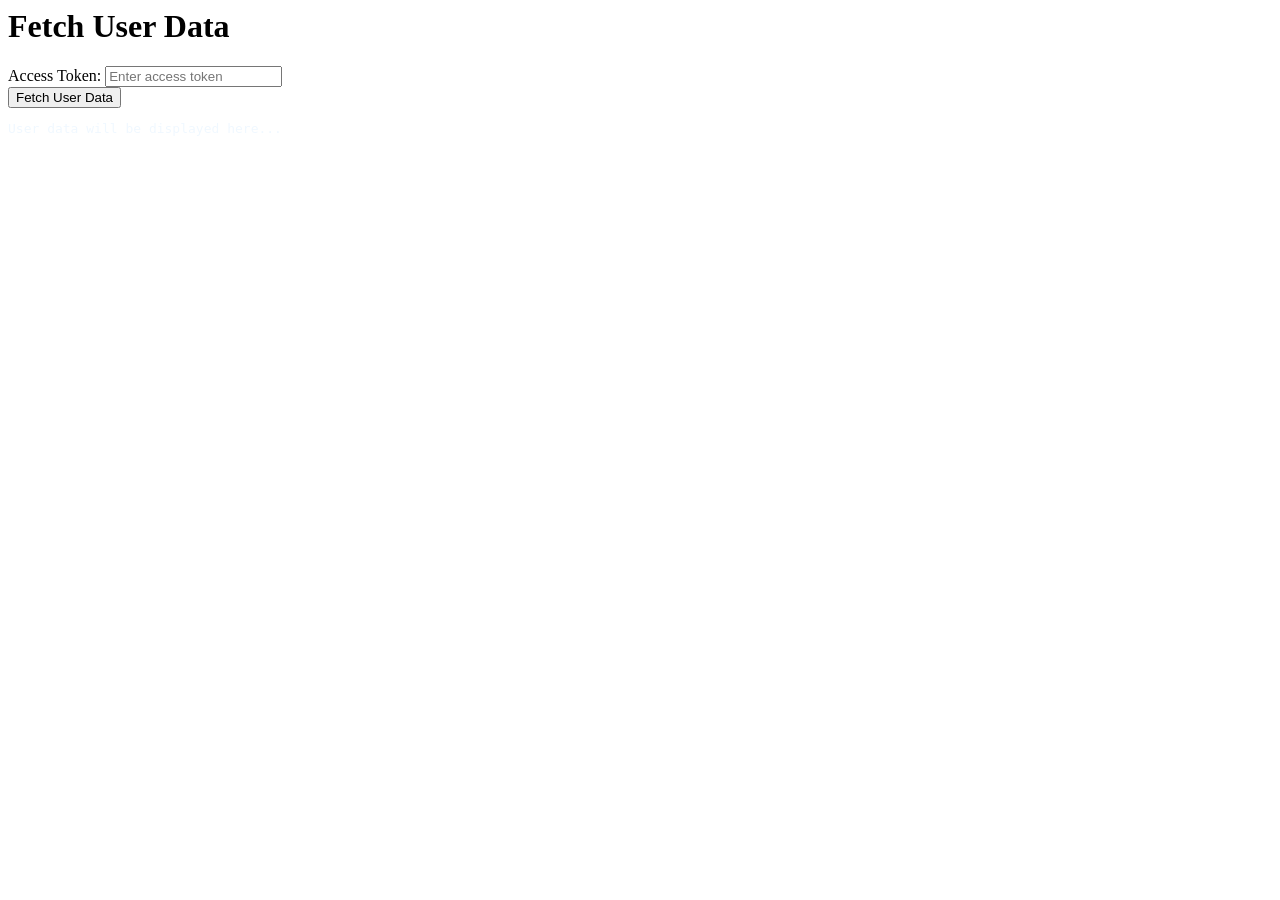
<file: frontend/views/test.html>
<!-- <!DOCTYPE html>
<html lang="en">
<head>
    <meta charset="UTF-8">
    <meta name="viewport" content="width=device-width, initial-scale=1.0">
    <title>Fetch User Data</title>
    <script>
        async function fetchUserData(accessToken) {
            try {
                const response = await fetch('http://localhost:8000/api/user_data/', {
                    method: 'GET',
                    headers: {
                        'Authorization': `Bearer ${accessToken}`,
                        'Content-Type': 'application/json',
                    },
                });

                if (response.ok) {
                    const userData = await response.json();
                    console.log('User data:', userData);
                    // You can update the UI here with user data
                    document.getElementById('userData').textContent = JSON.stringify(userData, null, 2);
                } else if (response.status === 401) {
                    console.error('Unauthorized: Invalid or expired token');
                    document.getElementById('userData').textContent = 'Unauthorized: Invalid or expired token';
                } else {
                    console.error('Failed to fetch user data');
                    document.getElementById('userData').textContent = 'Failed to fetch user data';
                }
            } catch (error) {
                console.error('Error fetching user data:', error);
                document.getElementById('userData').textContent = 'Error fetching user data';
            }
        }

        function handleFetchClick() {
            const accessToken = document.getElementById('accessToken').value;
            fetchUserData(accessToken);
        }
    </script>
</head> -->
<!-- <body> -->
    <h1>Fetch User Data</h1>
    <div>
        <label for="accessToken">Access Token:</label>
        <input type="text" id="accessToken" placeholder="Enter access token">
    </div>
    <div>
        <button onclick="handleFetchClick()">Fetch User Data</button>
    </div>
    <pre id="userData" style="color: aliceblue;">User data will be displayed here...</pre>
    <script>
        
    </script>
<!-- </body>
</html> -->
</file>
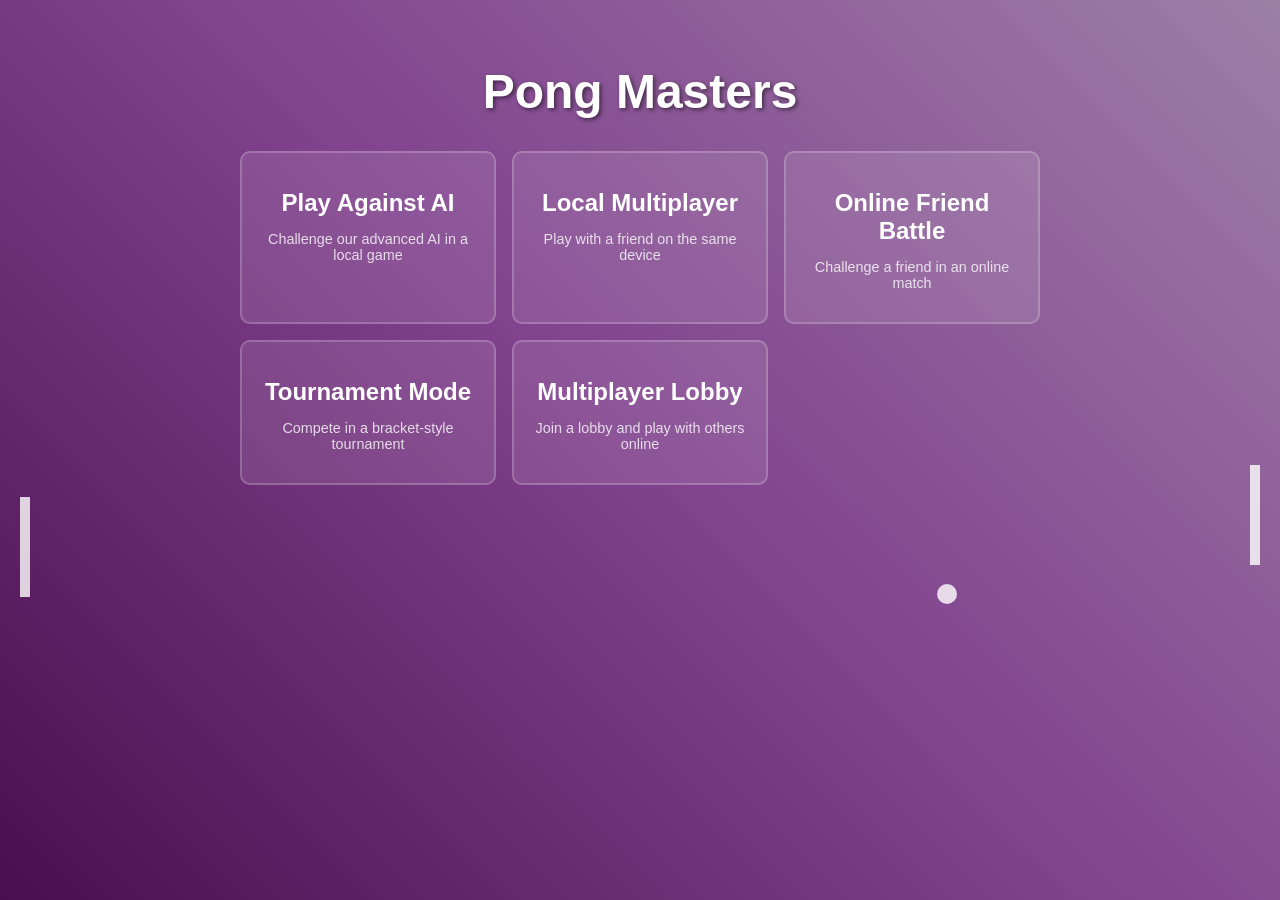
<file: backend/Ping/templates/landing.html>
<!DOCTYPE html>
<html lang="en">
<head>
    <meta charset="UTF-8">
    <meta name="viewport" content="width=device-width, initial-scale=1.0">
    <title>Pong Masters - Choose Your Game Mode</title>
    <style>
        body, html {
            margin: 0;
            padding: 0;
            font-family: 'Arial', sans-serif;
            height: 100%;
            overflow: hidden;
        }

        .background {
            position: fixed;
            top: 0;
            left: 0;
            width: 100%;
            height: 100%;
            background: linear-gradient(45deg, #4a0e4e, #81428e, #9d7fa6);
            z-index: -1;
        }

        .pong-animation {
            position: absolute;
            top: 50%;
            left: 50%;
            transform: translate(-50%, -50%);
            width: 100%;
            height: 100%;
        }

        .paddle {
            position: absolute;
            width: 10px;
            height: 100px;
            background-color: rgba(255, 255, 255, 0.8);
            top: 50%;
            transform: translateY(-50%);
        }

        .left { left: 20px; }
        .right { right: 20px; }

        .ball {
            position: absolute;
            width: 20px;
            height: 20px;
            background-color: rgba(255, 255, 255, 0.8);
            border-radius: 50%;
            top: 50%;
            left: 50%;
            transform: translate(-50%, -50%);
        }

        .container {
            position: relative;
            z-index: 1;
            max-width: 800px;
            margin: 0 auto;
            padding: 2rem;
            text-align: center;
        }

        h1 {
            color: white;
            font-size: 3rem;
            margin-bottom: 2rem;
            text-shadow: 2px 2px 4px rgba(0, 0, 0, 0.5);
        }

        .game-modes {
            display: grid;
            grid-template-columns: repeat(auto-fit, minmax(200px, 1fr));
            gap: 1rem;
        }

        .game-mode {
            background-color: rgba(255, 255, 255, 0.1);
            border: 2px solid rgba(255, 255, 255, 0.2);
            border-radius: 10px;
            padding: 1rem;
            color: white;
            text-decoration: none;
            transition: all 0.3s ease;
            cursor: pointer;
        }

        .game-mode:hover {
            background-color: rgba(255, 255, 255, 0.2);
            transform: translateY(-5px);
            box-shadow: 0 5px 15px rgba(0, 0, 0, 0.3);
        }

        .game-mode h2 {
            font-size: 1.5rem;
            margin-bottom: 0.5rem;
        }

        .game-mode p {
            font-size: 0.9rem;
            opacity: 0.8;
        }
    </style>
</head>
<body>
    <div class="background">
        <div class="pong-animation">
            <div class="paddle left" id="leftPaddle"></div>
            <div class="ball" id="ball"></div>
            <div class="paddle right" id="rightPaddle"></div>
        </div>
    </div>
    <div class="container">
        <h1>Pong Masters</h1>
        <div class="game-modes" id="gameModes">
            <!-- Game modes will be dynamically inserted here -->
        </div>
    </div>

    

    <script>
        const gameModes = [
            {
                id: "local-ai",
                title: "Play Against AI",
                description: "Challenge our advanced AI in a local game",
                url: "/LocalAi"
            },
            {
                id: "local-friend",
                title: "Local Multiplayer",
                description: "Play with a friend on the same device",
                url: "/localMultiplayer"
            },
            {
                id: "online-friend",
                title: "Online Friend Battle",
                description: "Challenge a friend in an online match",
                url: "/onlineMultiplayer"
            },
            {
                id: "tournament",
                title: "Tournament Mode",
                description: "Compete in a bracket-style tournament",
                url: "/tournament"
            },
            {
                id: "multiplayer-lobby",
                title: "Multiplayer Lobby",
                description: "Join a lobby and play with others online",
                url: "/localBot"
            }
        ];

        function createGameModeElement(gameMode) {
            const element = document.createElement('div');
            element.classList.add('game-mode');
            element.innerHTML = `
                <h2>${gameMode.title}</h2>
                <p>${gameMode.description}</p>
            `;
            element.addEventListener('click', () => {
                // Redirect to the API endpoint
                window.location.href = gameMode.url;
            });
            return element;
        }

        function populateGameModes() {
            const gameModesContainer = document.getElementById('gameModes');
            gameModes.forEach(gameMode => {
                const gameModeElement = createGameModeElement(gameMode);
                gameModesContainer.appendChild(gameModeElement);
            });
        }

        document.addEventListener('DOMContentLoaded', () => {
            populateGameModes();
            initPongAnimation();
        });

        function initPongAnimation() {
            const ball = document.getElementById('ball');
            const leftPaddle = document.getElementById('leftPaddle');
            const rightPaddle = document.getElementById('rightPaddle');
            const container = document.querySelector('.pong-animation');

            let ballX = 50;
            let ballY = 50;
            let ballSpeedX = 0.3;
            let ballSpeedY = 0.2;

            let leftPaddleY = 50;
            let rightPaddleY = 50;
            const paddleSpeed = 0.3;

            function updateAnimation() {
                const containerRect = container.getBoundingClientRect();
                const ballRect = ball.getBoundingClientRect();
                const leftPaddleRect = leftPaddle.getBoundingClientRect();
                const rightPaddleRect = rightPaddle.getBoundingClientRect();

                // Update ball position
                ballX += ballSpeedX;
                ballY += ballSpeedY;

                // Ball collision with top and bottom
                if (ballY <= 0 || ballY >= 100) {
                    ballSpeedY = -ballSpeedY;
                }

                // Ball collision with paddles
                if (ballX <= 2 && ballY >= leftPaddleY - 5 && ballY <= leftPaddleY + 15) {
                    ballSpeedX = -ballSpeedX;
                }
                if (ballX >= 98 && ballY >= rightPaddleY - 5 && ballY <= rightPaddleY + 15) {
                    ballSpeedX = -ballSpeedX;
                }

                // Reset ball if it goes out of bounds
                if (ballX <= 0 || ballX >= 100) {
                    ballX = 50;
                    ballY = 50;
                    ballSpeedX = -ballSpeedX;
                }

                // Update paddle positions
                const targetY = ballY - 5; // Aim for the middle of the paddle

                // Left paddle AI
                if (leftPaddleY < targetY) {
                    leftPaddleY += paddleSpeed;
                } else if (leftPaddleY > targetY) {
                    leftPaddleY -= paddleSpeed;
                }

                // Right paddle AI (slightly less accurate)
                const rightTargetY = ballY - 5 + (Math.random() - 0.5) * 10;
                if (rightPaddleY < rightTargetY) {
                    rightPaddleY += paddleSpeed * 0.8;
                } else if (rightPaddleY > rightTargetY) {
                    rightPaddleY -= paddleSpeed * 0.8;
                }

                // Clamp paddle positions
                leftPaddleY = Math.max(0, Math.min(90, leftPaddleY));
                rightPaddleY = Math.max(0, Math.min(90, rightPaddleY));

                // Apply positions
                ball.style.left = `${ballX}%`;
                ball.style.top = `${ballY}%`;
                leftPaddle.style.top = `${leftPaddleY}%`;
                rightPaddle.style.top = `${rightPaddleY}%`;

                requestAnimationFrame(updateAnimation);
            }

            updateAnimation();
        }
    </script>
</body>
</html>
</file>
